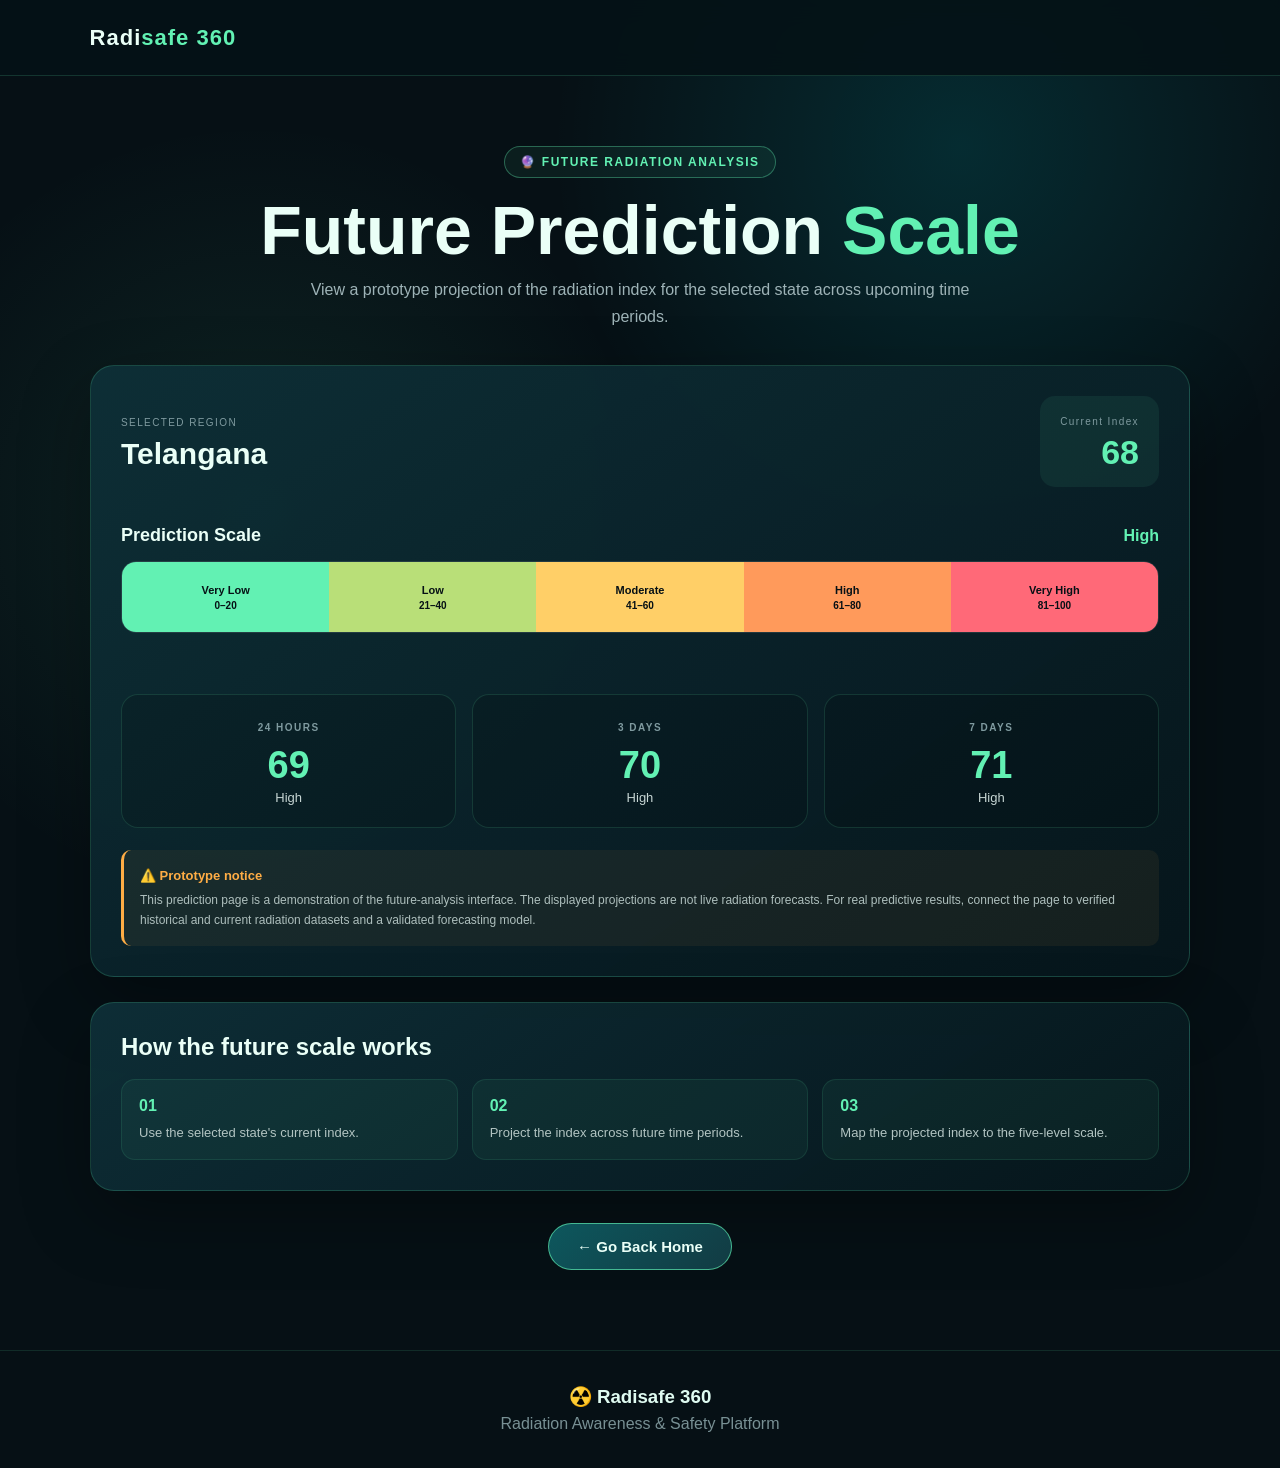
<file: future-prediction.html>
<!DOCTYPE html>
<html lang="en">
<head>
    <meta charset="UTF-8">
    <meta name="viewport" content="width=device-width, initial-scale=1.0">
    <title>Radisafe 360 | Future Prediction</title>
    <link rel="stylesheet" href="future-prediction.css">
</head>
<body>

    <nav class="prediction-nav">
        <div class="prediction-logo">Radi<span>safe 360</span></div>
    </nav>

    <main class="prediction-page">
        <section class="prediction-hero">
            <div class="prediction-badge">🔮 FUTURE RADIATION ANALYSIS</div>
            <h1>Future Prediction <span>Scale</span></h1>
            <p>
                View a prototype projection of the radiation index for the selected state
                across upcoming time periods.
            </p>
        </section>

        <section class="prediction-card">
            <div class="state-heading">
                <div>
                    <small>SELECTED REGION</small>
                    <h2 id="predictionState">Loading...</h2>
                </div>
                <div class="current-index">
                    <small>Current Index</small>
                    <strong id="currentIndex">--</strong>
                </div>
            </div>

            <div class="prediction-scale-wrap">
                <div class="scale-title-row">
                    <h3>Prediction Scale</h3>
                    <span id="predictionLevel">--</span>
                </div>

                <div class="prediction-scale" aria-label="Radiation prediction scale">
                    <div class="scale-segment very-low">Very Low<br><b>0–20</b></div>
                    <div class="scale-segment low">Low<br><b>21–40</b></div>
                    <div class="scale-segment moderate">Moderate<br><b>41–60</b></div>
                    <div class="scale-segment high">High<br><b>61–80</b></div>
                    <div class="scale-segment very-high">Very High<br><b>81–100</b></div>
                </div>
            </div>

            <div class="forecast-grid">
                <article class="forecast-card">
                    <span>24 HOURS</span>
                    <strong id="day1Value">--</strong>
                    <p id="day1Level">--</p>
                </article>
                <article class="forecast-card">
                    <span>3 DAYS</span>
                    <strong id="day3Value">--</strong>
                    <p id="day3Level">--</p>
                </article>
                <article class="forecast-card">
                    <span>7 DAYS</span>
                    <strong id="day7Value">--</strong>
                    <p id="day7Level">--</p>
                </article>
            </div>

            <div class="forecast-note">
                <strong>⚠️ Prototype notice</strong>
                <p>
                    This prediction page is a demonstration of the future-analysis interface.
                    The displayed projections are not live radiation forecasts. For real predictive
                    results, connect the page to verified historical and current radiation datasets
                    and a validated forecasting model.
                </p>
            </div>
        </section>

        <section class="how-it-works">
            <h2>How the future scale works</h2>
            <div class="steps">
                <div><b>01</b><span>Use the selected state's current index.</span></div>
                <div><b>02</b><span>Project the index across future time periods.</span></div>
                <div><b>03</b><span>Map the projected index to the five-level scale.</span></div>
            </div>
        </section>

        <div class="prediction-home-area">
            <button class="prediction-home-button" 
            onclick="goBackHome()">
                ← Go Back Home
            </button>
        </div>
    </main>

    <footer>
        <h3>☢️ Radisafe 360</h3>
        <p>Radiation Awareness & Safety Platform</p>
    </footer>

    <script src="future-prediction.js"></script>
</body>
</html>
</file>
<file: future-prediction.css>
* { box-sizing: border-box; margin: 0; padding: 0; }

body {
    min-height: 100vh;
    font-family: Arial, Helvetica, sans-serif;
    color: #eafff7;
    background:
        radial-gradient(circle at 75% 10%, rgba(0, 245, 255, 0.12), transparent 25%),
        radial-gradient(circle at 20% 35%, rgba(98, 241, 179, 0.09), transparent 28%),
        #061015;
}

.prediction-nav {
    height: 76px;
    padding: 0 7vw;
    display: flex;
    align-items: center;
    justify-content: space-between;
    border-bottom: 1px solid rgba(98, 241, 179, 0.16);
    background: rgba(5, 18, 23, 0.9);
    backdrop-filter: blur(12px);
}

.prediction-logo { font-size: 22px; font-weight: 900; letter-spacing: 1px; }
.prediction-logo span { color: #62f1b3; }
.prediction-nav a { color: #b9ccc9; text-decoration: none; font-size: 14px; }
.prediction-nav a:hover { color: #62f1b3; }

.prediction-page { width: min(1100px, 92%); margin: auto; padding: 70px 0; }
.prediction-hero { text-align: center; margin-bottom: 35px; }
.prediction-badge {
    display: inline-block;
    padding: 8px 15px;
    border: 1px solid rgba(98, 241, 179, 0.35);
    border-radius: 999px;
    color: #62f1b3;
    font-size: 12px;
    font-weight: 800;
    letter-spacing: 1.5px;
    background: rgba(98, 241, 179, 0.06);
}
.prediction-hero h1 { margin: 18px 0 12px; font-size: clamp(38px, 6vw, 68px); line-height: 1; }
.prediction-hero h1 span { color: #62f1b3; }
.prediction-hero p { max-width: 700px; margin: auto; color: #9eb3b7; line-height: 1.7; }

.prediction-card, .how-it-works {
    padding: 30px;
    border: 1px solid rgba(98, 241, 179, 0.18);
    border-radius: 24px;
    background: linear-gradient(145deg, rgba(14, 48, 56, 0.94), rgba(6, 22, 28, 0.96));
    box-shadow: 0 25px 70px rgba(0, 0, 0, 0.3);
}

.state-heading { display: flex; justify-content: space-between; gap: 20px; align-items: center; }
.state-heading small, .current-index small { color: #7f9a9f; font-size: 10px; letter-spacing: 1.4px; }
.state-heading h2 { margin-top: 7px; font-size: 30px; }
.current-index { text-align: right; padding: 15px 20px; border-radius: 15px; background: rgba(98, 241, 179, 0.07); }
.current-index strong { display: block; margin-top: 4px; font-size: 34px; color: #62f1b3; }

.prediction-scale-wrap { margin-top: 38px; position: relative; padding-bottom: 36px; }
.scale-title-row { display: flex; justify-content: space-between; align-items: center; margin-bottom: 15px; }
.scale-title-row h3 { font-size: 18px; }
.scale-title-row span { color: #62f1b3; font-weight: 800; }
.prediction-scale { display: grid; grid-template-columns: repeat(5, 1fr); overflow: hidden; border-radius: 15px; border: 1px solid rgba(255,255,255,.1); }
.scale-segment { min-height: 70px; display: flex; align-items: center; justify-content: center; flex-direction: column; text-align: center; font-size: 11px; font-weight: 700; color: #061015; }
.scale-segment b { margin-top: 4px; font-size: 10px; }
.very-low { background: #62f1b3; }
.low { background: #b9df78; }
.moderate { background: #ffcf67; }
.high { background: #ff9a5b; }
.very-high { background: #ff6978; }
.scale-pointer { position: absolute; top: 55px; width: 40px; height: 40px; transform: translateY(-50%); transition: left .5s ease; pointer-events: none; }
.scale-pointer::before { content: ""; position: absolute; inset: 5px; border: 3px solid #fff; border-radius: 50%; background: #061015; box-shadow: 0 0 20px rgba(255,255,255,.7); }
.scale-pointer span { position: absolute; top: 43px; left: 50%; transform: translateX(-50%); white-space: nowrap; font-size: 10px; color: #fff; }

.forecast-grid { display: grid; grid-template-columns: repeat(3, 1fr); gap: 16px; margin-top: 25px; }
.forecast-card { padding: 22px; border-radius: 17px; border: 1px solid rgba(98, 241, 179, .14); background: rgba(0,0,0,.15); text-align: center; }
.forecast-card span { font-size: 10px; color: #7f9a9f; letter-spacing: 1.5px; font-weight: 800; }
.forecast-card strong { display: block; margin: 9px 0 3px; font-size: 38px; color: #62f1b3; }
.forecast-card p { color: #c7d6d4; font-size: 13px; }

.forecast-note { margin-top: 22px; padding: 16px; border-left: 3px solid #ffad45; background: rgba(255, 173, 69, .06); border-radius: 10px; }
.forecast-note strong { color: #ffad45; font-size: 13px; }
.forecast-note p { margin-top: 7px; color: #aebfbd; font-size: 12px; line-height: 1.6; }

.how-it-works { margin-top: 25px; }
.how-it-works h2 { margin-bottom: 18px; }
.steps { display: grid; grid-template-columns: repeat(3, 1fr); gap: 14px; }
.steps div { padding: 17px; border-radius: 14px; background: rgba(98, 241, 179, .05); border: 1px solid rgba(98, 241, 179, .1); }
.steps b { display: block; color: #62f1b3; margin-bottom: 8px; }
.steps span { color: #b2c4c2; font-size: 13px; line-height: 1.5; }

footer { text-align: center; padding: 35px 20px; border-top: 1px solid rgba(98, 241, 179, .12); color: #789094; }
footer h3 { color: #dffbf1; margin-bottom: 7px; }

@media (max-width: 700px) {
    .prediction-nav { padding: 0 5%; }
    .prediction-nav a { font-size: 12px; }
    .prediction-page { padding: 45px 0; }
    .prediction-card, .how-it-works { padding: 20px; }
    .state-heading { align-items: flex-start; flex-direction: column; }
    .current-index { width: 100%; text-align: left; }
    .forecast-grid, .steps { grid-template-columns: 1fr; }
    .prediction-scale { grid-template-columns: 1fr; }
    .scale-segment { min-height: 48px; }
    .scale-pointer { display: none; }
}


/* ================= GO BACK HOME ================= */
.prediction-home-area {
    text-align: center;
    margin: 32px 0 10px;
}

.prediction-home-button {
    border: 1px solid rgba(98, 241, 179, 0.65);
    border-radius: 999px;
    padding: 14px 28px;
    background: linear-gradient(135deg, #0d575d, #123b43);
    color: #eafff7;
    font-size: 15px;
    font-weight: 800;
    cursor: pointer;
    transition: 0.25s ease;
}

.prediction-home-button:hover {
    transform: translateY(-3px);
    box-shadow: 0 0 30px rgba(98, 241, 179, 0.24);
}
</file>
